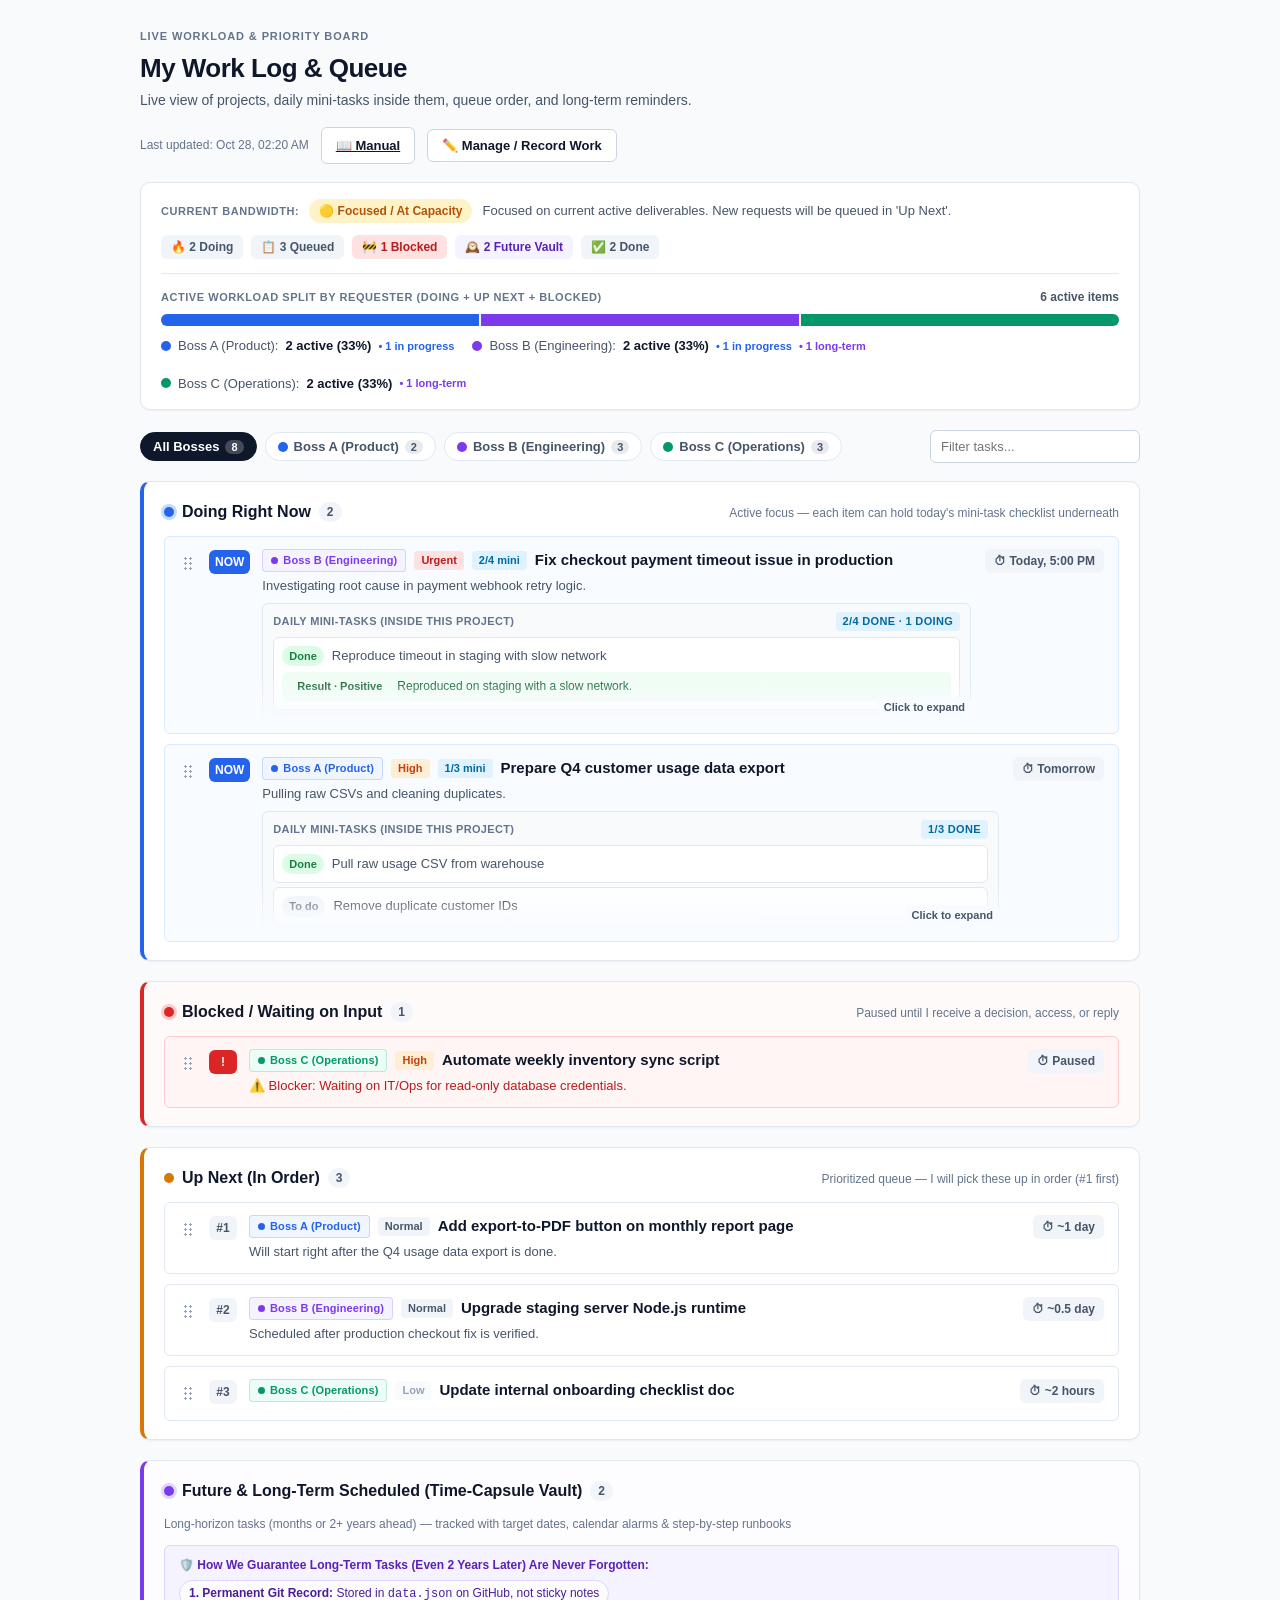
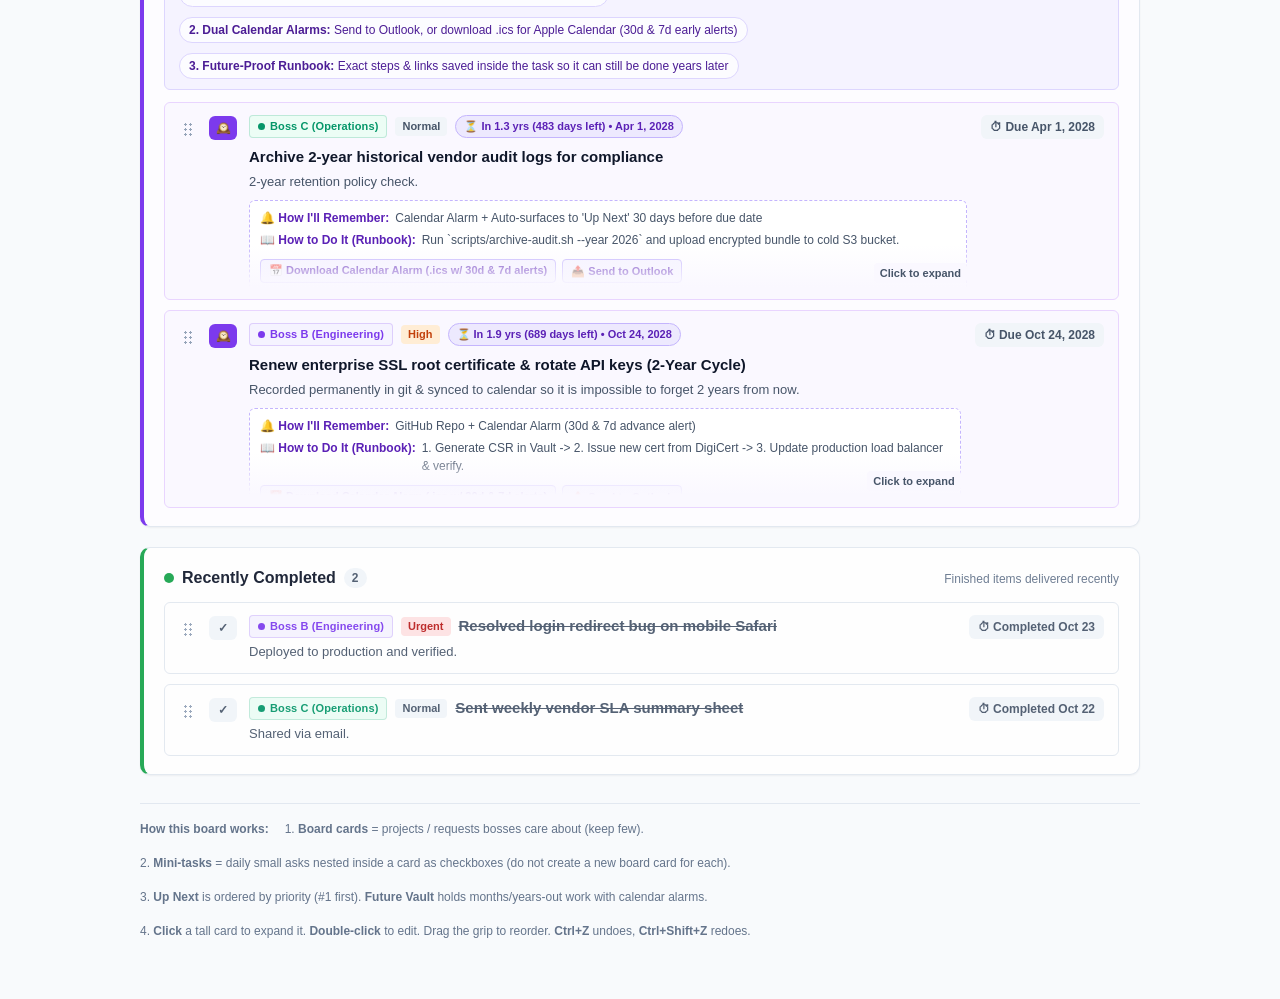
<file: index.html>
<!DOCTYPE html>
<html lang="en">
<head>
  <meta charset="UTF-8" />
  <meta name="viewport" content="width=device-width, initial-scale=1.0" />
  <title>What I Am Working On — Live Work Log</title>
  <link rel="stylesheet" href="style.css" />
</head>
<body>
  <div class="container">
    <!-- Top Header -->
    <header class="header">
      <div class="header-main">
        <div>
          <div class="eyebrow">LIVE WORKLOAD &amp; PRIORITY BOARD</div>
          <h1 id="boardTitle">My Work Log &amp; Queue</h1>
          <p id="boardSubtitle" class="subtitle">
            Live view of projects, daily mini-tasks inside them, queue order, and long-term reminders.
          </p>
        </div>
        <div class="header-actions">
          <span id="lastUpdatedText" class="last-updated">Updated just now</span>
          <a class="btn btn-secondary" href="manual.html" title="How to use this board">
            📖 Manual
          </a>
          <button id="toggleEditBtn" class="btn btn-outline" type="button">
            ✏️ Manage / Record Work
          </button>
        </div>
      </div>

      <!-- Current Status & Bandwidth Split Card -->
      <div class="summary-card">
        <div class="capacity-row">
          <div class="capacity-badge-wrap">
            <span class="section-label">CURRENT BANDWIDTH:</span>
            <span id="capacityBadge" class="capacity-badge busy">At Capacity</span>
            <span id="capacityNote" class="capacity-note"></span>
          </div>
          <div class="stats-pills" id="quickStats"></div>
        </div>

        <div class="split-section">
          <div class="split-header">
            <span class="section-label">ACTIVE WORKLOAD SPLIT BY REQUESTER (DOING + UP NEXT + BLOCKED)</span>
            <span id="totalActiveCount" class="split-total">0 active items</span>
          </div>
          <div id="workloadBar" class="workload-bar"></div>
          <div id="workloadLegend" class="workload-legend"></div>
        </div>
      </div>

      <!-- Alert Banner if any Long-Term Scheduled task is within 30 days or overdue -->
      <div id="dueSoonBanner" class="due-soon-banner hidden"></div>
    </header>

    <!-- Edit Mode Toolbar & Quick Record Form (Hidden in Read-Only Boss View) -->
    <section id="editPanel" class="edit-panel hidden">
      <div class="edit-panel-header">
        <div>
          <h2>Record &amp; Manage Your Work</h2>
          <p class="edit-hint">
            Changes save automatically in your browser. <strong>Ctrl+Z</strong> undoes (50 steps). <strong>Ctrl+Shift+Z</strong> redoes. On a Mac, <strong>⌘Z</strong> and <strong>⌘Shift+Z</strong> do the same. Click <strong>Publish to GitHub</strong> (or download <code>data.json</code>) so your bosses see the latest version.
          </p>
        </div>
        <div class="publish-actions">
          <button id="openSettingsBtn" class="btn btn-sm btn-secondary" type="button">
            ⚙️ Boss Names &amp; Status
          </button>
          <button id="shareUrlBtn" class="btn btn-sm btn-secondary" type="button" title="Copy a link with all current data embedded in the URL">
            🔗 Copy Snapshot Link
          </button>
          <button id="downloadJsonBtn" class="btn btn-sm btn-secondary" type="button" title="Download data.json to commit to GitHub">
            📥 Download data.json
          </button>
          <button id="githubSyncBtn" class="btn btn-sm btn-primary" type="button">
            🚀 Publish to GitHub
          </button>
        </div>
      </div>

      <!-- Quick Add Task Form -->
      <form id="taskForm" class="task-form">
        <input type="hidden" id="editingTaskId" value="" />
        <div class="form-grid">
          <div class="form-group form-group-wide">
            <label for="taskTitle">What are you doing / asked to do? *</label>
            <input
              type="text"
              id="taskTitle"
              placeholder="e.g., Prepare Q4 sales report, Renew SSL cert in 2 years..."
              required
            />
          </div>

          <div class="form-group">
            <label for="taskBoss">Who asked for it? *</label>
            <select id="taskBoss" required></select>
          </div>

          <div class="form-group">
            <label for="taskStatus">Stage *</label>
            <select id="taskStatus" required>
              <option value="doing">🔥 Doing Right Now</option>
              <option value="next" selected>📋 Up Next (Queue)</option>
              <option value="blocked">🚧 Blocked / Waiting</option>
              <option value="scheduled">🕰️ Future / Long-Term (e.g. 1–2 Years Later)</option>
              <option value="done">✅ Done</option>
            </select>
          </div>

          <div class="form-group">
            <label for="taskPriority">Priority</label>
            <select id="taskPriority">
              <option value="Urgent">🔴 Urgent</option>
              <option value="High">🟠 High</option>
              <option value="Normal" selected>🔵 Normal</option>
              <option value="Low">⚪ Low</option>
            </select>
          </div>

          <div class="form-group">
            <label for="taskEta">ETA / Effort</label>
            <input
              type="text"
              id="taskEta"
              placeholder="e.g., Today 5pm, ~1 day"
            />
          </div>

          <!-- Extra Fields for Long-Term / Scheduled Tasks (1-2 Years Later) -->
          <div id="futureFieldsWrap" class="future-fields-wrap form-group-full hidden">
            <div class="future-fields-header">
              <span>🛡️ <strong>Long-Term Memory &amp; Reminder Setup</strong> (Answers: <em>"How will you remember &amp; still know how to do this 2 years later?"</em>)</span>
            </div>
            <div class="future-fields-grid">
              <div class="form-group">
                <label for="taskDueDate">Target Date (When to trigger) *</label>
                <div class="date-quick-row">
                  <input type="date" id="taskDueDate" />
                  <button type="button" class="btn-chip js-date-preset" data-months="6">+6m</button>
                  <button type="button" class="btn-chip js-date-preset" data-months="12">+1yr</button>
                  <button type="button" class="btn-chip js-date-preset" data-months="24">+2yr</button>
                </div>
              </div>
              <div class="form-group">
                <label for="taskTriggerPlan">How You Will Be Reminded (Guarantee)</label>
                <input
                  type="text"
                  id="taskTriggerPlan"
                  value="GitHub Repo + Calendar Alarm (30d & 7d advance alert)"
                  placeholder="e.g., Calendar Alarm + Auto-surfaces 30d before due"
                />
              </div>
              <div class="form-group form-group-full">
                <label for="taskRunbook">How to Do It / Context for Future You (Steps, Links, Commands so you don't forget how)</label>
                <input
                  type="text"
                  id="taskRunbook"
                  placeholder="e.g., 1. Run script X -> 2. Contact vendor Y -> 3. See doc link..."
                />
              </div>
            </div>
          </div>

          <div class="form-group form-group-full">
            <label for="taskNote">Short Note / Blocker Reason (Optional — keep it 1 sentence)</label>
            <div class="note-submit-row">
              <input
                type="text"
                id="taskNote"
                placeholder="e.g., Waiting on Boss B for API access, or Will start after current task..."
              />
              <div class="form-buttons">
                <button type="button" id="cancelEditTaskBtn" class="btn btn-secondary hidden">
                  Cancel
                </button>
                <button type="submit" id="saveTaskBtn" class="btn btn-primary">
                  + Add Task
                </button>
              </div>
            </div>
          </div>
        </div>
      </form>
    </section>

    <!-- Boss Filter Tabs -->
    <div class="filter-bar">
      <div class="filter-tabs" id="bossFilters"></div>
      <div class="search-wrap">
        <input
          type="search"
          id="searchInput"
          class="search-input"
          placeholder="Filter tasks..."
          aria-label="Filter tasks"
        />
      </div>
    </div>

    <!-- Main 5-Section Board -->
    <main class="board">
      <!-- 1. DOING RIGHT NOW -->
      <section class="board-section section-doing">
        <div class="section-header">
          <div class="section-title-group">
            <span class="status-dot dot-doing"></span>
            <h2>Doing Right Now</h2>
            <span id="countDoing" class="count-badge">0</span>
          </div>
          <p class="section-desc">Active focus — each item can hold today's mini-task checklist underneath</p>
        </div>
        <div id="listDoing" class="task-list"></div>
      </section>

      <!-- 2. BLOCKED / WAITING -->
      <section id="sectionBlockedWrap" class="board-section section-blocked">
        <div class="section-header">
          <div class="section-title-group">
            <span class="status-dot dot-blocked"></span>
            <h2>Blocked / Waiting on Input</h2>
            <span id="countBlocked" class="count-badge">0</span>
          </div>
          <p class="section-desc">Paused until I receive a decision, access, or reply</p>
        </div>
        <div id="listBlocked" class="task-list"></div>
      </section>

      <!-- 3. UP NEXT (PRIORITIZED QUEUE) -->
      <section class="board-section section-next">
        <div class="section-header">
          <div class="section-title-group">
            <span class="status-dot dot-next"></span>
            <h2>Up Next (In Order)</h2>
            <span id="countNext" class="count-badge">0</span>
          </div>
          <p class="section-desc">Prioritized queue — I will pick these up in order (#1 first)</p>
        </div>
        <div id="listNext" class="task-list"></div>
      </section>

      <!-- 4. FUTURE / LONG-TERM SCHEDULED VAULT (1-2+ YEARS) -->
      <section class="board-section section-scheduled">
        <div class="section-header">
          <div class="section-title-group">
            <span class="status-dot dot-scheduled"></span>
            <h2>Future &amp; Long-Term Scheduled (Time-Capsule Vault)</h2>
            <span id="countScheduled" class="count-badge">0</span>
          </div>
          <p class="section-desc">
            Long-horizon tasks (months or 2+ years ahead) — tracked with target dates, calendar alarms &amp; step-by-step runbooks
          </p>
        </div>

        <!-- 3-Layer Guarantee Banner for Bosses -->
        <div class="guarantee-strip">
          <div class="guarantee-title">🛡️ How We Guarantee Long-Term Tasks (Even 2 Years Later) Are Never Forgotten:</div>
          <div class="guarantee-steps">
            <span class="guarantee-pill"><strong>1. Permanent Git Record:</strong> Stored in <code>data.json</code> on GitHub, not sticky notes</span>
            <span class="guarantee-pill"><strong>2. Dual Calendar Alarms:</strong> Send to Outlook, or download .ics for Apple Calendar (30d &amp; 7d early alerts)</span>
            <span class="guarantee-pill"><strong>3. Future-Proof Runbook:</strong> Exact steps &amp; links saved inside the task so it can still be done years later</span>
          </div>
        </div>

        <div id="listScheduled" class="task-list"></div>
      </section>

      <!-- 5. RECENTLY COMPLETED -->
      <section class="board-section section-done">
        <div class="section-header">
          <div class="section-title-group">
            <span class="status-dot dot-done"></span>
            <h2>Recently Completed</h2>
            <span id="countDone" class="count-badge">0</span>
          </div>
          <p class="section-desc">Finished items delivered recently</p>
        </div>
        <div id="listDone" class="task-list"></div>
      </section>
    </main>

    <!-- How to Read Footer for Bosses -->
    <footer class="footer">
      <div class="footer-guide">
        <strong>How this board works:</strong>
        <span>1. <strong>Board cards</strong> = projects / requests bosses care about (keep few).</span>
        <span>2. <strong>Mini-tasks</strong> = daily small asks nested inside a card as checkboxes (do not create a new board card for each).</span>
        <span>3. <strong>Up Next</strong> is ordered by priority (#1 first). <strong>Future Vault</strong> holds months/years-out work with calendar alarms.</span>
        <span>4. <strong>Click</strong> a tall card to expand it. <strong>Double-click</strong> to edit. Drag the grip to reorder. <strong>Ctrl+Z</strong> undoes, <strong>Ctrl+Shift+Z</strong> redoes.</span>
      </div>
    </footer>
  </div>

  <!-- Modal: Customize Bosses & Board Status -->
  <div id="settingsModal" class="modal-backdrop hidden">
    <div class="modal">
      <div class="modal-header">
        <h3>Customize Bosses &amp; Your Status</h3>
        <button id="closeSettingsBtn" class="icon-btn" type="button">✕</button>
      </div>
      <form id="settingsForm" class="modal-body">
        <div class="form-group">
          <label for="settingBoardTitle">Board Title</label>
          <input type="text" id="settingBoardTitle" required />
        </div>
        <div class="form-group">
          <label for="settingBoardSubtitle">Subtitle</label>
          <input type="text" id="settingBoardSubtitle" />
        </div>
        <div class="form-row-2">
          <div class="form-group">
            <label for="settingCapacityStatus">Current Bandwidth Status</label>
            <select id="settingCapacityStatus">
              <option value="available">🟢 Available for requests</option>
              <option value="busy">🟡 Focused / At Capacity</option>
              <option value="overloaded">🔴 Deep Work / Urgent Fire Drill</option>
            </select>
          </div>
          <div class="form-group">
            <label for="settingCapacityNote">Status Note</label>
            <input type="text" id="settingCapacityNote" placeholder="e.g., Heads-down on release..." />
          </div>
        </div>

        <hr class="divider" />
        <label class="block-label">Your Bosses / Requesters</label>
        <div id="bossConfigList" class="boss-config-list"></div>
        <button type="button" id="addBossBtn" class="btn btn-sm btn-secondary" style="margin-top: 8px;">
          + Add Another Boss / Stakeholder
        </button>

        <div class="modal-footer">
          <button type="button" id="resetDefaultBtn" class="btn btn-sm btn-danger-outline">
            Reset to Sample Data
          </button>
          <div style="display:flex; gap:8px;">
            <button type="button" id="cancelSettingsBtn" class="btn btn-secondary">Cancel</button>
            <button type="submit" class="btn btn-primary">Save Settings</button>
          </div>
        </div>
      </form>
    </div>
  </div>

  <!-- Modal: Direct GitHub Publish -->
  <div id="githubModal" class="modal-backdrop hidden">
    <div class="modal">
      <div class="modal-header">
        <h3>🚀 Publish Directly to GitHub Pages</h3>
        <button id="closeGithubBtn" class="icon-btn" type="button">✕</button>
      </div>
      <form id="githubForm" class="modal-body">
        <p class="modal-help">
          Save your changes directly to <code>data.json</code> in your GitHub repository so your bosses immediately see the updated board at your GitHub Pages URL.
        </p>
        <div class="form-group">
          <label for="ghRepo">GitHub Repository (<code>username/repo</code>) *</label>
          <input type="text" id="ghRepo" placeholder="e.g., johndoe/show-what-i-am-doing" required />
        </div>
        <div class="form-group">
          <label for="ghBranch">Branch *</label>
          <input type="text" id="ghBranch" value="main" required />
        </div>
        <div class="form-group">
          <label for="ghToken">GitHub Personal Access Token (Fine-grained with Contents: Read &amp; Write) *</label>
          <input type="password" id="ghToken" placeholder="github_pat_..." required />
          <small class="field-hint">
            Stored only in your own browser's local storage. Never uploaded anywhere.
          </small>
        </div>
        <div id="ghStatusMsg" class="status-msg hidden"></div>
        <div id="ghModalFooter" class="modal-footer">
          <button type="button" id="cancelGithubBtn" class="btn btn-secondary">Close</button>
          <button type="submit" id="confirmGithubPushBtn" class="btn btn-primary">
            Commit &amp; Publish Now
          </button>
        </div>
      </form>
    </div>
  </div>

  <!-- Toast Notification -->
  <div id="toast" class="toast hidden"></div>

  <script src="app.js"></script>
</body>
</html>
</file>
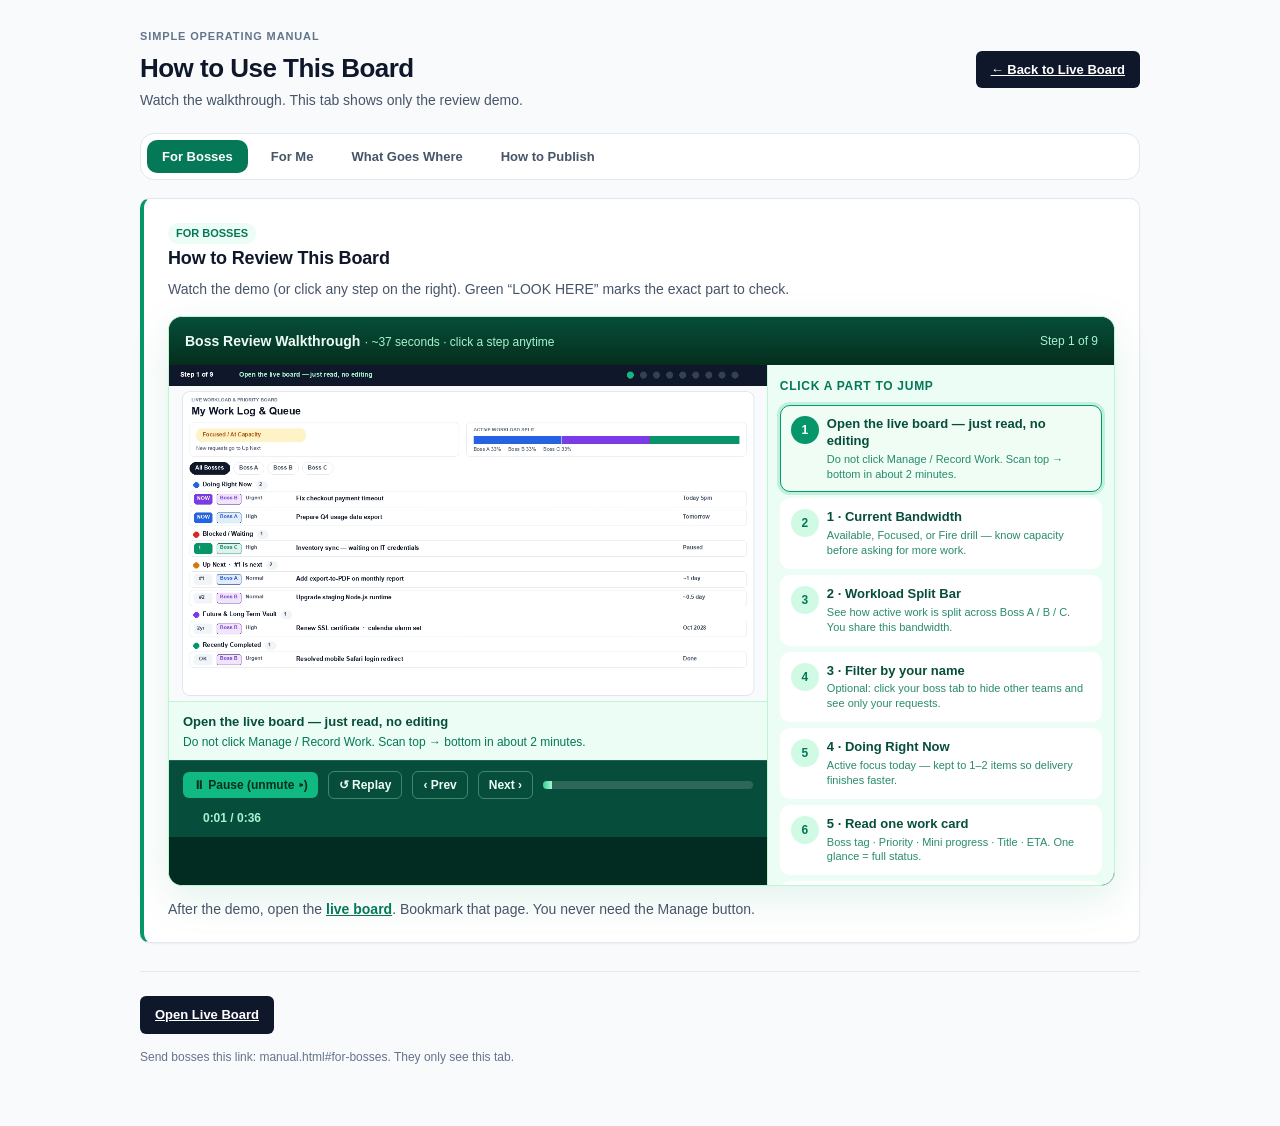
<file: manual.html>
<!DOCTYPE html>
<html lang="en">
<head>
  <meta charset="UTF-8" />
  <meta name="viewport" content="width=device-width, initial-scale=1.0" />
  <title>How to Use This Board — Manual</title>
  <link rel="stylesheet" href="style.css" />
  <style>
    .manual-nav {
      display: flex;
      justify-content: space-between;
      align-items: center;
      gap: 12px;
      flex-wrap: wrap;
      margin-bottom: 22px;
    }

    .manual-tabs {
      display: flex;
      gap: 8px;
      flex-wrap: wrap;
      margin-bottom: 18px;
      padding: 6px;
      background: var(--surface);
      border: 1px solid var(--border);
      border-radius: 14px;
    }

    .tab-btn {
      appearance: none;
      border: 1px solid transparent;
      background: transparent;
      color: var(--text-secondary);
      font-family: inherit;
      font-size: 13px;
      font-weight: 700;
      padding: 8px 14px;
      border-radius: 10px;
      cursor: pointer;
    }

    .tab-btn:hover {
      background: var(--surface-subtle);
      color: var(--text);
    }

    .tab-btn.active {
      background: #0f172a;
      color: #fff;
    }

    .tab-btn[data-tab="for-bosses"].active {
      background: #047857;
    }

    .tab-panel.hidden {
      display: none;
    }

    .page-subtitle {
      color: var(--text-secondary);
      font-size: 14px;
      margin-top: 2px;
    }

    .manual-section {
      background: var(--surface);
      border: 1px solid var(--border);
      border-radius: var(--radius);
      padding: 22px 24px;
      margin-bottom: 18px;
      box-shadow: var(--shadow-sm);
    }

    .manual-section.for-boss {
      border-left: 4px solid #059669;
    }

    .manual-section.for-me {
      border-left: 4px solid #2563eb;
    }

    .manual-section h2 {
      font-size: 18px;
      font-weight: 800;
      margin-bottom: 6px;
      letter-spacing: -0.01em;
    }

    .manual-section .section-lead {
      font-size: 14px;
      color: var(--text-secondary);
      margin-bottom: 16px;
    }

    .manual-section h3 {
      font-size: 14px;
      font-weight: 700;
      margin: 18px 0 8px;
      color: var(--text);
    }

    .manual-section p,
    .manual-section li {
      font-size: 14px;
      color: var(--text-secondary);
      line-height: 1.6;
    }

    .manual-section ul,
    .manual-section ol {
      padding-left: 20px;
      margin: 8px 0 0;
    }

    .manual-section li {
      margin-bottom: 6px;
    }

    .manual-section li strong {
      color: var(--text);
    }

    .rule-box {
      background: #f8fafc;
      border: 1px solid var(--border);
      border-radius: var(--radius-sm);
      padding: 12px 14px;
      margin: 12px 0;
      font-size: 14px;
      color: var(--text);
    }

    .rule-box strong {
      display: block;
      margin-bottom: 4px;
    }

    .two-col {
      display: grid;
      grid-template-columns: 1fr 1fr;
      gap: 12px;
      margin-top: 12px;
    }

    @media (max-width: 700px) {
      .two-col {
        grid-template-columns: 1fr;
      }
    }

    .do-card,
    .dont-card {
      border-radius: var(--radius-sm);
      padding: 12px 14px;
      font-size: 13px;
    }

    .do-card {
      background: #f0fdf4;
      border: 1px solid #bbf7d0;
      color: #166534;
    }

    .dont-card {
      background: #fef2f2;
      border: 1px solid #fecaca;
      color: #991b1b;
    }

    .do-card strong,
    .dont-card strong {
      display: block;
      margin-bottom: 6px;
      font-size: 12px;
      text-transform: uppercase;
      letter-spacing: 0.04em;
    }

    .step-list {
      counter-reset: step;
      list-style: none;
      padding-left: 0;
    }

    .step-list li {
      counter-increment: step;
      position: relative;
      padding-left: 36px;
      margin-bottom: 12px;
    }

    .step-list li::before {
      content: counter(step);
      position: absolute;
      left: 0;
      top: 0;
      width: 24px;
      height: 24px;
      border-radius: 50%;
      background: var(--text);
      color: #fff;
      font-size: 12px;
      font-weight: 800;
      display: flex;
      align-items: center;
      justify-content: center;
    }

    .tag {
      display: inline-block;
      font-size: 11px;
      font-weight: 700;
      padding: 2px 8px;
      border-radius: 999px;
      margin-right: 6px;
      vertical-align: middle;
    }

    .tag-boss {
      background: #ecfdf5;
      color: #047857;
    }

    .tag-me {
      background: #eff6ff;
      color: #1d4ed8;
    }

    .section-map {
      display: flex;
      flex-direction: column;
      gap: 8px;
      margin-top: 10px;
    }

    .section-map-row {
      display: grid;
      grid-template-columns: 160px 1fr;
      gap: 10px;
      align-items: start;
      padding: 10px 12px;
      background: #f8fafc;
      border-radius: var(--radius-sm);
      border: 1px solid var(--border);
      font-size: 13px;
    }

    @media (max-width: 600px) {
      .section-map-row {
        grid-template-columns: 1fr;
      }
    }

    .section-map-row .label {
      font-weight: 700;
      color: var(--text);
    }

    .callout {
      margin-top: 14px;
      padding: 12px 14px;
      border-radius: var(--radius-sm);
      background: #fffbeb;
      border: 1px solid #fde68a;
      color: #92400e;
      font-size: 13px;
    }

    .manual-footer-links {
      display: flex;
      gap: 10px;
      flex-wrap: wrap;
      margin-top: 8px;
    }

    /* ===== Interactive Boss Video Player ===== */
    .demo-player {
      margin-top: 8px;
      border: 1px solid #bbf7d0;
      border-radius: 14px;
      overflow: hidden;
      background: #052e1c;
      box-shadow: 0 12px 40px rgba(5, 150, 105, 0.12);
    }

    .demo-player-top {
      display: flex;
      justify-content: space-between;
      align-items: center;
      gap: 12px;
      padding: 12px 16px;
      background: linear-gradient(180deg, #064e3b, #052e1c);
      color: #ecfdf5;
      flex-wrap: wrap;
    }

    .demo-player-top strong {
      font-size: 14px;
    }

    .demo-player-top span {
      font-size: 12px;
      color: #a7f3d0;
    }

    .demo-layout {
      display: grid;
      grid-template-columns: minmax(0, 1.55fr) minmax(260px, 0.9fr);
      gap: 0;
      background: #022c22;
    }

    @media (max-width: 900px) {
      .demo-layout {
        grid-template-columns: 1fr;
      }
    }

    .demo-video-wrap {
      position: relative;
      background: #000;
      min-height: 220px;
    }

    .demo-video-wrap video {
      display: block;
      width: 100%;
      height: auto;
      max-height: 520px;
      background: #000;
    }

    .demo-now {
      padding: 10px 14px;
      background: #ecfdf5;
      color: #064e3b;
      border-top: 1px solid #bbf7d0;
    }

    .demo-now .now-title {
      font-size: 13px;
      font-weight: 700;
      margin-bottom: 2px;
      color: #064e3b;
    }

    .demo-now .now-sub {
      font-size: 12px;
      color: #047857;
      line-height: 1.4;
    }

    .demo-controls {
      display: flex;
      align-items: center;
      gap: 10px;
      padding: 10px 14px;
      background: #064e3b;
      border-top: 1px solid rgba(167, 243, 208, 0.15);
      flex-wrap: wrap;
    }

    .demo-controls .btn {
      background: #10b981;
      color: #052e1c;
      border: none;
    }

    .demo-controls .btn:hover {
      background: #34d399;
    }

    .demo-controls .btn-ghost {
      background: transparent;
      color: #ecfdf5;
      border: 1px solid rgba(167, 243, 208, 0.35);
    }

    .demo-controls .btn-ghost:hover {
      background: rgba(16, 185, 129, 0.15);
    }

    .demo-progress {
      flex: 1;
      min-width: 140px;
      height: 8px;
      border-radius: 999px;
      background: rgba(255, 255, 255, 0.15);
      overflow: hidden;
      cursor: pointer;
    }

    .demo-progress > span {
      display: block;
      height: 100%;
      width: 0%;
      background: linear-gradient(90deg, #34d399, #a7f3d0);
      transition: width 0.12s linear;
    }

    .demo-time {
      font-size: 12px;
      font-weight: 600;
      color: #a7f3d0;
      font-variant-numeric: tabular-nums;
      min-width: 78px;
      text-align: right;
    }

    .demo-chapters {
      padding: 12px;
      background: #ecfdf5;
      max-height: 520px;
      overflow: auto;
      border-left: 1px solid #bbf7d0;
    }

    @media (max-width: 900px) {
      .demo-chapters {
        border-left: none;
        border-top: 1px solid #bbf7d0;
        max-height: 280px;
      }
    }

    .demo-chapters h3 {
      margin: 0 0 10px;
      font-size: 12px;
      font-weight: 800;
      letter-spacing: 0.06em;
      text-transform: uppercase;
      color: #047857;
    }

    .chapter-btn {
      display: grid;
      grid-template-columns: 28px 1fr;
      gap: 8px;
      width: 100%;
      text-align: left;
      padding: 10px;
      margin-bottom: 6px;
      border-radius: 10px;
      border: 1px solid transparent;
      background: #fff;
      cursor: pointer;
      font-family: inherit;
      transition: border-color 0.15s ease, box-shadow 0.15s ease, transform 0.15s ease;
    }

    .chapter-btn:hover {
      border-color: #6ee7b7;
      transform: translateY(-1px);
    }

    .chapter-btn.active {
      border-color: #059669;
      box-shadow: 0 0 0 3px rgba(16, 185, 129, 0.2);
      background: #f0fdf4;
    }

    .chapter-num {
      width: 28px;
      height: 28px;
      border-radius: 50%;
      display: flex;
      align-items: center;
      justify-content: center;
      font-size: 12px;
      font-weight: 800;
      background: #d1fae5;
      color: #047857;
    }

    .chapter-btn.active .chapter-num {
      background: #059669;
      color: #fff;
    }

    .chapter-title {
      font-size: 13px;
      font-weight: 700;
      color: #064e3b;
      line-height: 1.3;
    }

    .chapter-sub {
      font-size: 11px;
      color: #047857;
      margin-top: 2px;
      line-height: 1.35;
      opacity: 0.85;
    }

    .demo-hint {
      margin-top: 12px;
      font-size: 13px;
      color: var(--text-secondary);
    }

    .demo-hint a {
      color: #047857;
      font-weight: 700;
    }
  </style>
</head>
<body>
  <div class="container">
    <div class="manual-nav">
      <div>
        <div class="eyebrow">SIMPLE OPERATING MANUAL</div>
        <h1>How to Use This Board</h1>
        <p class="page-subtitle" id="pageSubtitle">Watch the walkthrough. Only this tab is for bosses.</p>
      </div>
      <a class="btn btn-primary" href="index.html">← Back to Live Board</a>
    </div>

    <nav class="manual-tabs" role="tablist" aria-label="Manual sections">
      <button type="button" class="tab-btn active" role="tab" data-tab="for-bosses" aria-selected="true">For Bosses</button>
      <button type="button" class="tab-btn" role="tab" data-tab="for-me" aria-selected="false">For Me</button>
      <button type="button" class="tab-btn" role="tab" data-tab="what-goes-where" aria-selected="false">What Goes Where</button>
      <button type="button" class="tab-btn" role="tab" data-tab="publish" aria-selected="false">How to Publish</button>
    </nav>

    <!-- ===================== FOR BOSSES — VIDEO + INTERACTIVE UI ===================== -->
    <section id="for-bosses" class="manual-section for-boss tab-panel" role="tabpanel">
      <span class="tag tag-boss">FOR BOSSES</span>
      <h2>How to Review This Board</h2>
      <p class="section-lead">
        Watch the demo (or click any step on the right). Green “LOOK HERE” marks the exact part to check.
      </p>

      <div class="demo-player" id="bossDemo">
        <div class="demo-player-top">
          <div>
            <strong>Boss Review Walkthrough</strong>
            <span> · ~37 seconds · click a step anytime</span>
          </div>
          <span id="demoStepLabel">Step 1 of 9</span>
        </div>

        <div class="demo-layout">
          <div>
            <div class="demo-video-wrap">
              <video
                id="bossReviewVideo"
                playsinline
                preload="metadata"
                poster=""
                aria-label="Boss review walkthrough video"
              >
                <source src="assets/boss-review-demo.webm?v=2" type="video/webm" />
                <source src="assets/boss-review-demo.mp4?v=2" type="video/mp4" />
                Your browser does not support HTML5 video.
              </video>
            </div>

            <div class="demo-now" id="demoNowPlaying">
              <div class="now-title" id="demoNowTitle">Open the live board — just read, no editing</div>
              <div class="now-sub" id="demoNowSub">Do not click Manage / Record Work. Scan top → bottom in about 2 minutes.</div>
            </div>

            <div class="demo-controls">
              <button type="button" class="btn btn-sm" id="demoPlayBtn">▶ Play</button>
              <button type="button" class="btn btn-sm btn-ghost" id="demoReplayBtn">↺ Replay</button>
              <button type="button" class="btn btn-sm btn-ghost" id="demoPrevBtn">‹ Prev</button>
              <button type="button" class="btn btn-sm btn-ghost" id="demoNextBtn">Next ›</button>
              <div class="demo-progress" id="demoProgress" title="Seek">
                <span id="demoProgressBar"></span>
              </div>
              <div class="demo-time" id="demoTime">0:00 / 0:37</div>
            </div>
          </div>

          <aside class="demo-chapters" aria-label="Interactive chapters">
            <h3>Click a part to jump</h3>
            <div id="chapterList"></div>
          </aside>
        </div>
      </div>

      <p class="demo-hint">
        After the demo, open the <a href="index.html">live board</a>.
        Bookmark that page. You never need the Manage button.
      </p>
    </section>

    <!-- ===================== FOR ME ===================== -->
    <section id="for-me" class="manual-section for-me tab-panel hidden" role="tabpanel">
      <span class="tag tag-me">FOR ME (IC)</span>
      <h2>How to Record Work (daily habit)</h2>
      <p class="section-lead">
        Keep the boss-facing board clean. Record projects as cards. Record daily small asks as mini-tasks under those cards.
      </p>

      <div class="rule-box">
        <strong>Golden rule</strong>
        Board card = something a boss cares about as an outcome.<br />
        Mini-task = a small step today inside that outcome. Do <em>not</em> create a new board card for every tiny request.
      </div>

      <div class="two-col">
        <div class="do-card">
          <strong>✓ Do</strong>
          One card: “Fix checkout payment timeout”<br />
          Mini-tasks under it: “Check webhook logs”, “Patch retry”, “Ask Boss B to smoke-test”
        </div>
        <div class="dont-card">
          <strong>✗ Don’t</strong>
          Four separate board cards for those same four tiny steps — the board becomes noise and bosses stop reading it.
        </div>
      </div>

      <h3>Daily workflow</h3>
      <ol class="step-list">
        <li>
          Open the live board → click <strong>✏️ Manage / Record Work</strong>.
        </li>
        <li>
          First time only: click <strong>⚙️ Boss Names &amp; Status</strong> → set real boss names and your bandwidth status.
        </li>
        <li>
          When a boss asks for a <strong>new project / outcome</strong> → fill the form → choose stage → <strong>+ Add Task</strong>.
        </li>
        <li>
          When they ask for a <strong>small thing inside an existing project</strong> → find that card → type in <strong>Add a mini-task for today…</strong> → Enter.
        </li>
        <li>
          Tick mini-tasks as you finish. Move the parent card between Doing / Up Next / Blocked / Done with the stage dropdown.
        </li>
        <li>
          Reorder a stage by dragging the grip on a card, or with <strong>↑</strong> / <strong>↓</strong> while editing. Drop a card on another stage to move it. The Future vault stays in target-date order.
        </li>
        <li>
          Publish so bosses see the update (see “How to publish updates” below).
        </li>
      </ol>
      <p>
        <strong>Click</strong> a card to expand a long mini-task list. <strong>Double-click</strong> a card to edit it.
        <strong>Ctrl+Z</strong> undoes the last board change (50 steps). <strong>Ctrl+Shift+Z</strong> redoes.
        On a Mac, <strong>⌘Z</strong> and <strong>⌘Shift+Z</strong> do the same. Typing in a text field keeps the normal text undo.
      </p>

      <h3>Which stage should I use?</h3>
      <div class="section-map">
        <div class="section-map-row">
          <div class="label">🔥 Doing</div>
          <div>Hands-on now. Keep to 1–2 cards so you finish, not thrash.</div>
        </div>
        <div class="section-map-row">
          <div class="label">📋 Up Next</div>
          <div>Queued and ordered. Default for new asks that are not urgent start-today.</div>
        </div>
        <div class="section-map-row">
          <div class="label">🚧 Blocked</div>
          <div>Waiting on someone else. Write the blocker in the note (who / what).</div>
        </div>
        <div class="section-map-row">
          <div class="label">🕰️ Future Vault</div>
          <div>Months or years later. Add Target Date (+6m / +1yr / +2yr), reminder plan, and runbook steps. Then download .ics or Send to Outlook.</div>
        </div>
        <div class="section-map-row">
          <div class="label">✅ Done</div>
          <div>Finished. Leaves a short proof trail for bosses.</div>
        </div>
      </div>

      <h3>Long-term tasks (the “2 years later” question)</h3>
      <ol>
        <li>Stage = <strong>Future / Long-Term</strong></li>
        <li>Set Target Date (use <strong>+2yr</strong> if needed)</li>
        <li>Write <strong>How to Do It (Runbook)</strong> so future-you still knows the steps</li>
        <li>Click <strong>Download Calendar Alarm (.ics)</strong> or <strong>Send to Outlook</strong></li>
      </ol>
      <p>
        When the due date is within 30 days, the board shows a yellow wake-up banner and a button to move it into Up Next.
      </p>
    </section>

    <!-- ===================== WHAT GOES WHERE ===================== -->
    <section id="what-goes-where" class="manual-section tab-panel hidden" role="tabpanel">
      <h2>What Goes Where? (cheat sheet)</h2>
      <p class="section-lead">Use this when you are unsure whether to create a card or a mini-task.</p>

      <div class="section-map">
        <div class="section-map-row">
          <div class="label">New board card</div>
          <div>“Build the Q4 usage export”, “Fix production checkout timeout”, “Renew SSL in 2028”</div>
        </div>
        <div class="section-map-row">
          <div class="label">Mini-task under card</div>
          <div>“Pull CSV”, “Remove duplicates”, “Send draft to Boss A”, “Ask IT for DB access”</div>
        </div>
        <div class="section-map-row">
          <div class="label">Blocked note</div>
          <div>“Waiting on Boss C for vendor contact”, “Need read-only DB credentials from IT”</div>
        </div>
        <div class="section-map-row">
          <div class="label">Future Vault</div>
          <div>Anything due after the current sprint/quarter that must not be forgotten</div>
        </div>
      </div>
    </section>

    <!-- ===================== PUBLISH ===================== -->
    <section id="publish" class="manual-section for-me tab-panel hidden" role="tabpanel">
      <span class="tag tag-me">FOR ME</span>
      <h2>How to Publish Updates So Bosses See Them</h2>
      <p class="section-lead">
        Edits first save in your browser. Pick one method below so bosses see the same board on their computers.
      </p>

      <ol class="step-list">
        <li>
          <strong>🚀 Publish to GitHub</strong> (best daily habit) — needs a Fine-grained Personal Access Token with Contents: Read &amp; Write for this repo. Click once after you update.
        </li>
        <li>
          <strong>📥 Download data.json</strong> — replace the file in the repo and commit if you prefer Git manually.
        </li>
        <li>
          <strong>🔗 Copy Snapshot Link</strong> — paste into Slack / Teams / email when you need a quick share without committing.
        </li>
      </ol>

      <div class="callout">
        After GitHub publish, wait about 30–60 seconds, then refresh the GitHub Pages URL. That is what bosses should bookmark.
      </div>
    </section>

    <footer class="footer" id="manualFooter">
      <div class="manual-footer-links">
        <a class="btn btn-primary" href="index.html">Open Live Board</a>
      </div>
      <p id="footerTip" style="margin-top: 14px;">
        Send bosses this link: <code>manual.html#for-bosses</code>. They only see this tab.
      </p>
    </footer>
  </div>

  <script>
    (function () {
      const FALLBACK_CHAPTERS = [
        { id: "intro", start: 0.0, title: "Open the live board — just read, no editing", subtitle: "Do not click Manage / Record Work. Scan top → bottom in about 2 minutes." },
        { id: "bandwidth", start: 3.2, title: "1 · Current Bandwidth", subtitle: "Available, Focused, or Fire drill — know capacity before asking for more work." },
        { id: "split", start: 7.2, title: "2 · Workload Split Bar", subtitle: "See how active work is split across Boss A / B / C. You share this bandwidth." },
        { id: "filters", start: 11.7, title: "3 · Filter by your name", subtitle: "Optional: click your boss tab to hide other teams and see only your requests." },
        { id: "doing", start: 15.2, title: "4 · Doing Right Now", subtitle: "Active focus today — kept to 1–2 items so delivery finishes faster." },
        { id: "card", start: 19.2, title: "5 · Read one work card", subtitle: "Boss tag · Priority · Mini progress · Title · ETA. One glance = full status." },
        { id: "blocked", start: 23.7, title: "6 · Blocked / Waiting", subtitle: "Paused for access, decision, or reply. If it is you — answer to unblock." },
        { id: "queue", start: 27.7, title: "7 · Up Next (#1 is next)", subtitle: "Need yours sooner? Ask to swap with #1 — not “are you free?”" },
        { id: "outro", start: 32.7, title: "8 · Future Vault, then Recently Completed", subtitle: "Long-term work has a date and alarm. The Done row is proof it was delivered." }
      ];

      const TABS = ["for-bosses", "for-me", "what-goes-where", "publish"];
      const TAB_COPY = {
        "for-bosses": {
          subtitle: "Watch the walkthrough. This tab shows only the review demo.",
          tip: "Send bosses this link: manual.html#for-bosses. They only see this tab."
        },
        "for-me": {
          subtitle: "Your daily habit for recording work. Bosses do not see this tab.",
          tip: "Keep board cards few. Put today’s small asks under the matching card."
        },
        "what-goes-where": {
          subtitle: "Quick cheat sheet: board card vs mini-task.",
          tip: "If a boss would ask “is this done?”, it is a board card. If it is a step today, it is a mini-task."
        },
        publish: {
          subtitle: "How your updates reach the live board bosses already bookmarked.",
          tip: "Publish after you change the board, then wait about 30–60 seconds."
        }
      };

      const pageSubtitle = document.getElementById("pageSubtitle");
      const footerTip = document.getElementById("footerTip");

      function showTab(id, updateHash) {
        const tabId = TABS.indexOf(id) >= 0 ? id : "for-bosses";
        document.querySelectorAll(".tab-panel").forEach((panel) => {
          panel.classList.toggle("hidden", panel.id !== tabId);
        });
        document.querySelectorAll(".tab-btn").forEach((btn) => {
          const on = btn.dataset.tab === tabId;
          btn.classList.toggle("active", on);
          btn.setAttribute("aria-selected", on ? "true" : "false");
        });
        const copy = TAB_COPY[tabId];
        pageSubtitle.textContent = copy.subtitle;
        footerTip.textContent = copy.tip;
        if (tabId !== "for-bosses" && video && !video.paused) {
          video.pause();
          playBtn.textContent = "▶ Play";
        }
        if (updateHash && location.hash !== "#" + tabId) {
          history.replaceState(null, "", "#" + tabId);
        }
      }

      document.querySelectorAll(".tab-btn").forEach((btn) => {
        btn.addEventListener("click", () => showTab(btn.dataset.tab, true));
      });

      window.addEventListener("hashchange", () => {
        showTab(location.hash.replace("#", ""), false);
      });

      const video = document.getElementById("bossReviewVideo");
      const playBtn = document.getElementById("demoPlayBtn");
      const replayBtn = document.getElementById("demoReplayBtn");
      const prevBtn = document.getElementById("demoPrevBtn");
      const nextBtn = document.getElementById("demoNextBtn");
      const progress = document.getElementById("demoProgress");
      const progressBar = document.getElementById("demoProgressBar");
      const timeEl = document.getElementById("demoTime");
      const chapterList = document.getElementById("chapterList");
      const stepLabel = document.getElementById("demoStepLabel");
      const nowTitle = document.getElementById("demoNowTitle");
      const nowSub = document.getElementById("demoNowSub");

      showTab(location.hash.replace("#", ""), false);

      let chapters = FALLBACK_CHAPTERS;
      let activeIndex = 0;
      let resumeAfterSeek = false;

      function fmt(sec) {
        if (!isFinite(sec)) return "0:00";
        const s = Math.max(0, Math.floor(sec));
        const m = Math.floor(s / 60);
        const r = s % 60;
        return m + ":" + String(r).padStart(2, "0");
      }

      function chapterIndexAt(t) {
        let idx = 0;
        for (let i = 0; i < chapters.length; i++) {
          if (t + 0.05 >= chapters[i].start) idx = i;
        }
        return idx;
      }

      function setActiveChapter(idx, opts) {
        activeIndex = Math.max(0, Math.min(chapters.length - 1, idx));
        const ch = chapters[activeIndex];
        nowTitle.textContent = ch.title;
        nowSub.textContent = ch.subtitle;
        stepLabel.textContent = "Step " + (activeIndex + 1) + " of " + chapters.length;
        chapterList.querySelectorAll(".chapter-btn").forEach((btn, i) => {
          btn.classList.toggle("active", i === activeIndex);
        });
        if (opts && opts.seek) {
          resumeAfterSeek = !video.paused;
          video.currentTime = ch.start + 0.05;
          if (resumeAfterSeek) {
            video.play().catch(() => {});
          }
        }
      }

      function renderChapters() {
        chapterList.innerHTML = "";
        chapters.forEach((ch, i) => {
          const btn = document.createElement("button");
          btn.type = "button";
          btn.className = "chapter-btn" + (i === activeIndex ? " active" : "");
          btn.innerHTML =
            '<div class="chapter-num">' + (i + 1) + "</div>" +
            '<div><div class="chapter-title">' + ch.title.replace(/</g, "&lt;") + "</div>" +
            '<div class="chapter-sub">' + ch.subtitle.replace(/</g, "&lt;") + "</div></div>";
          btn.addEventListener("click", () => {
            setActiveChapter(i, { seek: true });
            video.play().catch(() => {});
            playBtn.textContent = "⏸ Pause";
          });
          chapterList.appendChild(btn);
        });
      }

      function syncFromVideo() {
        const t = video.currentTime || 0;
        const dur = video.duration || 36.7;
        progressBar.style.width = Math.min(100, (t / dur) * 100) + "%";
        timeEl.textContent = fmt(t) + " / " + fmt(dur);
        const idx = chapterIndexAt(t);
        if (idx !== activeIndex) setActiveChapter(idx, { seek: false });
      }

      playBtn.addEventListener("click", () => {
        if (video.paused) {
          video.play().catch(() => {});
          playBtn.textContent = "⏸ Pause";
        } else {
          video.pause();
          playBtn.textContent = "▶ Play";
        }
      });

      replayBtn.addEventListener("click", () => {
        setActiveChapter(0, { seek: true });
        video.play().catch(() => {});
        playBtn.textContent = "⏸ Pause";
      });

      prevBtn.addEventListener("click", () => {
        setActiveChapter(activeIndex - 1, { seek: true });
        video.play().catch(() => {});
        playBtn.textContent = "⏸ Pause";
      });

      nextBtn.addEventListener("click", () => {
        setActiveChapter(activeIndex + 1, { seek: true });
        video.play().catch(() => {});
        playBtn.textContent = "⏸ Pause";
      });

      progress.addEventListener("click", (e) => {
        const rect = progress.getBoundingClientRect();
        const ratio = Math.min(1, Math.max(0, (e.clientX - rect.left) / rect.width));
        const dur = video.duration || 36.7;
        video.currentTime = ratio * dur;
        syncFromVideo();
      });

      video.addEventListener("timeupdate", syncFromVideo);
      video.addEventListener("loadedmetadata", syncFromVideo);
      video.addEventListener("play", () => { playBtn.textContent = "⏸ Pause"; });
      video.addEventListener("pause", () => { playBtn.textContent = "▶ Play"; });
      video.addEventListener("ended", () => {
        playBtn.textContent = "▶ Play";
        setActiveChapter(chapters.length - 1, { seek: false });
      });

      // Auto-start when boss lands on #for-bosses (muted first for browser policy, then unmute on play click)
      async function boot() {
        try {
          const res = await fetch("assets/boss-review-chapters.json?t=" + Date.now());
          if (res.ok) {
            const data = await res.json();
            if (data.chapters && data.chapters.length) chapters = data.chapters;
          }
        } catch (e) {
          /* use fallback */
        }
        renderChapters();
        setActiveChapter(0, { seek: false });

        const onBossTab = !location.hash || location.hash === "#for-bosses";
        if (onBossTab) {
          // Try muted autoplay so the demo starts immediately for bosses
          video.muted = true;
          video.play().then(() => {
            playBtn.textContent = "⏸ Pause (unmute ▸)";
            playBtn.addEventListener("click", function unmuteOnce() {
              video.muted = false;
              playBtn.removeEventListener("click", unmuteOnce);
            }, { once: true });
          }).catch(() => {});
        }
      }

      boot();
    })();
  </script>
</body>
</html>
</file>
<file: style.css>
:root {
  --bg: #f8fafc;
  --surface: #ffffff;
  --surface-subtle: #f1f5f9;
  --border: #e2e8f0;
  --border-strong: #cbd5e1;
  --text: #0f172a;
  --text-secondary: #475569;
  --text-muted: #64748b;

  --primary: #0f172a;
  --primary-hover: #1e293b;

  --doing-color: #2563eb;
  --doing-bg: #eff6ff;
  --doing-border: #bfdbfe;

  --blocked-color: #dc2626;
  --blocked-bg: #fef2f2;
  --blocked-border: #fecaca;

  --next-color: #d97706;
  --next-bg: #fffbeb;
  --next-border: #fde68a;

  --done-color: #16a34a;
  --done-bg: #f0fdf4;
  --done-border: #bbf7d0;

  --scheduled-color: #7c3aed;
  --scheduled-bg: #f5f3ff;
  --scheduled-border: #ddd6fe;

  --radius: 10px;
  --radius-sm: 6px;
  --shadow-sm: 0 1px 2px rgba(15, 23, 42, 0.05);
  --shadow-md: 0 4px 12px rgba(15, 23, 42, 0.08);

  /* Collapsed task cards stop here so a long mini-task list cannot stretch the board. */
  --card-collapsed-max: 172px;
}

* {
  box-sizing: border-box;
  margin: 0;
  padding: 0;
}

body {
  font-family: -apple-system, BlinkMacSystemFont, "Segoe UI", Roboto, Inter, Helvetica, Arial, sans-serif;
  background-color: var(--bg);
  color: var(--text);
  line-height: 1.5;
  -webkit-font-smoothing: antialiased;
}

.container {
  max-width: 1040px;
  margin: 0 auto;
  padding: 28px 20px 60px;
}

/* Header */
.header {
  margin-bottom: 20px;
}

.header-main {
  display: flex;
  justify-content: space-between;
  align-items: flex-start;
  gap: 16px;
  margin-bottom: 18px;
  flex-wrap: wrap;
}

.eyebrow {
  font-size: 11px;
  font-weight: 700;
  letter-spacing: 0.08em;
  color: var(--text-muted);
  margin-bottom: 4px;
}

h1 {
  font-size: 26px;
  font-weight: 800;
  letter-spacing: -0.02em;
  color: var(--text);
}

.subtitle {
  color: var(--text-secondary);
  font-size: 14px;
  margin-top: 2px;
}

.header-actions {
  display: flex;
  align-items: center;
  gap: 12px;
}

.last-updated {
  font-size: 12px;
  color: var(--text-muted);
}

/* Summary & Workload Split Card */
.summary-card {
  background: var(--surface);
  border: 1px solid var(--border);
  border-radius: var(--radius);
  padding: 16px 20px;
  box-shadow: var(--shadow-sm);
}

.capacity-row {
  display: flex;
  justify-content: space-between;
  align-items: center;
  gap: 12px;
  padding-bottom: 14px;
  border-bottom: 1px solid var(--border);
  flex-wrap: wrap;
}

.capacity-badge-wrap {
  display: flex;
  align-items: center;
  gap: 10px;
  flex-wrap: wrap;
}

.section-label {
  font-size: 11px;
  font-weight: 700;
  letter-spacing: 0.05em;
  color: var(--text-muted);
  text-transform: uppercase;
}

.capacity-badge {
  display: inline-flex;
  align-items: center;
  gap: 6px;
  font-size: 12px;
  font-weight: 700;
  padding: 3px 10px;
  border-radius: 999px;
}

.capacity-badge.available {
  background: #dcfce7;
  color: #15803d;
}

.capacity-badge.busy {
  background: #fef3c7;
  color: #b45309;
}

.capacity-badge.overloaded {
  background: #fee2e2;
  color: #b91c1c;
}

.capacity-note {
  font-size: 13px;
  color: var(--text-secondary);
}

.stats-pills {
  display: flex;
  gap: 8px;
  flex-wrap: wrap;
}

.stat-pill {
  font-size: 12px;
  font-weight: 600;
  padding: 3px 10px;
  border-radius: var(--radius-sm);
  background: var(--surface-subtle);
  color: var(--text-secondary);
}

.split-section {
  padding-top: 14px;
}

.split-header {
  display: flex;
  justify-content: space-between;
  align-items: center;
  margin-bottom: 8px;
}

.split-total {
  font-size: 12px;
  font-weight: 600;
  color: var(--text-secondary);
}

.workload-bar {
  display: flex;
  height: 12px;
  border-radius: 999px;
  overflow: hidden;
  background: var(--surface-subtle);
  gap: 2px;
}

.workload-segment {
  height: 100%;
  transition: width 0.25s ease;
}

.workload-legend {
  display: flex;
  gap: 18px;
  margin-top: 10px;
  flex-wrap: wrap;
}

.legend-item {
  display: flex;
  align-items: center;
  gap: 7px;
  font-size: 13px;
  color: var(--text-secondary);
}

.legend-swatch {
  width: 10px;
  height: 10px;
  border-radius: 50%;
  flex-shrink: 0;
}

.legend-count {
  font-weight: 700;
  color: var(--text);
}

/* Edit Panel */
.edit-panel {
  background: #f8fafc;
  border: 2px solid #0f172a;
  border-radius: var(--radius);
  padding: 18px 20px;
  margin-bottom: 20px;
  box-shadow: var(--shadow-md);
}

.edit-panel-header {
  display: flex;
  justify-content: space-between;
  align-items: flex-start;
  gap: 12px;
  margin-bottom: 14px;
  padding-bottom: 12px;
  border-bottom: 1px solid var(--border);
  flex-wrap: wrap;
}

.edit-panel-header h2 {
  font-size: 16px;
  font-weight: 700;
}

.edit-hint {
  font-size: 12px;
  color: var(--text-secondary);
  margin-top: 2px;
}

.publish-actions {
  display: flex;
  gap: 8px;
  flex-wrap: wrap;
}

.task-form .form-grid {
  display: grid;
  grid-template-columns: 2.2fr 1.2fr 1.2fr 0.9fr 1fr;
  gap: 10px;
}

.form-group {
  display: flex;
  flex-direction: column;
  gap: 4px;
}

.form-group-full {
  grid-column: 1 / -1;
}

.form-group label,
.block-label {
  font-size: 12px;
  font-weight: 600;
  color: var(--text-secondary);
}

input[type="text"],
input[type="search"],
input[type="password"],
input[type="date"],
select {
  width: 100%;
  padding: 8px 10px;
  font-size: 13px;
  border: 1px solid var(--border-strong);
  border-radius: var(--radius-sm);
  background: #fff;
  color: var(--text);
  font-family: inherit;
}

/* Future / Long-Term Form Box */
.future-fields-wrap {
  background: #f5f3ff;
  border: 1px solid #c4b5fd;
  border-radius: var(--radius-sm);
  padding: 12px 14px;
  margin-top: 2px;
}

.future-fields-header {
  font-size: 12px;
  color: #5b21b6;
  margin-bottom: 10px;
}

.future-fields-grid {
  display: grid;
  grid-template-columns: 1.1fr 1.4fr;
  gap: 10px;
}

.date-quick-row {
  display: flex;
  gap: 6px;
  align-items: center;
}

.btn-chip {
  padding: 6px 8px;
  font-size: 11px;
  font-weight: 700;
  border-radius: var(--radius-sm);
  border: 1px solid #c4b5fd;
  background: #fff;
  color: #6d28d9;
  cursor: pointer;
  white-space: nowrap;
}

.btn-chip:hover {
  background: #ede9fe;
}

/* Due Soon Alert Banner */
.due-soon-banner {
  margin-top: 14px;
  padding: 12px 16px;
  border-radius: var(--radius);
  background: #fffbeb;
  border: 1px solid #fcd34d;
  color: #92400e;
  font-size: 13px;
  display: flex;
  justify-content: space-between;
  align-items: center;
  gap: 12px;
  flex-wrap: wrap;
}

input:focus,
select:focus {
  outline: 2px solid #2563eb;
  outline-offset: -1px;
  border-color: transparent;
}

.note-submit-row {
  display: flex;
  gap: 10px;
  align-items: center;
}

.form-buttons {
  display: flex;
  gap: 6px;
  flex-shrink: 0;
}

/* Filter Bar */
.filter-bar {
  display: flex;
  justify-content: space-between;
  align-items: center;
  gap: 12px;
  margin-bottom: 18px;
  flex-wrap: wrap;
}

.filter-tabs {
  display: flex;
  gap: 8px;
  flex-wrap: wrap;
}

.filter-tab {
  display: inline-flex;
  align-items: center;
  gap: 6px;
  padding: 6px 12px;
  font-size: 13px;
  font-weight: 600;
  border-radius: 999px;
  border: 1px solid var(--border);
  background: var(--surface);
  color: var(--text-secondary);
  cursor: pointer;
  transition: all 0.15s ease;
}

.filter-tab:hover {
  border-color: var(--border-strong);
  color: var(--text);
}

.filter-tab.active {
  background: var(--text);
  color: #fff;
  border-color: var(--text);
}

.filter-count {
  font-size: 11px;
  padding: 1px 6px;
  border-radius: 999px;
  background: rgba(100, 116, 139, 0.15);
}

.filter-tab.active .filter-count {
  background: rgba(255, 255, 255, 0.22);
  color: #fff;
}

.search-wrap {
  min-width: 210px;
}

/* Board Layout */
.board {
  display: flex;
  flex-direction: column;
  gap: 20px;
}

.board-section {
  background: var(--surface);
  border: 1px solid var(--border);
  border-radius: var(--radius);
  padding: 18px 20px;
  box-shadow: var(--shadow-sm);
}

.section-doing {
  border-left: 4px solid var(--doing-color);
}

.section-blocked {
  border-left: 4px solid var(--blocked-color);
  background: #fffafa;
}

.section-next {
  border-left: 4px solid var(--next-color);
}

.section-scheduled {
  border-left: 4px solid var(--scheduled-color);
  background: #fdfcff;
}

.section-done {
  border-left: 4px solid var(--done-color);
  opacity: 0.92;
}

.section-header {
  display: flex;
  justify-content: space-between;
  align-items: baseline;
  gap: 12px;
  margin-bottom: 12px;
  flex-wrap: wrap;
}

.section-title-group {
  display: flex;
  align-items: center;
  gap: 8px;
}

.section-title-group h2 {
  font-size: 16px;
  font-weight: 700;
}

.section-desc {
  font-size: 12px;
  color: var(--text-muted);
}

.status-dot {
  width: 10px;
  height: 10px;
  border-radius: 50%;
  display: inline-block;
}

.dot-doing {
  background: var(--doing-color);
  box-shadow: 0 0 0 3px var(--doing-border);
}

.dot-blocked {
  background: var(--blocked-color);
  box-shadow: 0 0 0 3px var(--blocked-border);
}

.dot-next {
  background: var(--next-color);
}

.dot-scheduled {
  background: var(--scheduled-color);
  box-shadow: 0 0 0 3px var(--scheduled-border);
}

.dot-done {
  background: var(--done-color);
}

/* Guarantee Strip inside Scheduled Vault */
.guarantee-strip {
  background: var(--scheduled-bg);
  border: 1px solid var(--scheduled-border);
  border-radius: var(--radius-sm);
  padding: 10px 14px;
  margin-bottom: 12px;
}

.guarantee-title {
  font-size: 12px;
  font-weight: 700;
  color: #5b21b6;
  margin-bottom: 6px;
}

.guarantee-steps {
  display: flex;
  gap: 10px;
  flex-wrap: wrap;
}

.guarantee-pill {
  font-size: 12px;
  color: #4c1d95;
  background: rgba(255, 255, 255, 0.75);
  border: 1px solid #ddd6fe;
  padding: 3px 9px;
  border-radius: 999px;
}

.count-badge {
  font-size: 12px;
  font-weight: 700;
  padding: 1px 8px;
  border-radius: 999px;
  background: var(--surface-subtle);
  color: var(--text-secondary);
}

/* Task Cards */
.task-list {
  display: flex;
  flex-direction: column;
  gap: 10px;
}

.task-list.drop-target {
  outline: 2px dashed var(--border-strong);
  outline-offset: 4px;
  border-radius: var(--radius-sm);
}

.empty-state {
  padding: 14px;
  text-align: center;
  font-size: 13px;
  color: var(--text-muted);
  background: var(--surface-subtle);
  border-radius: var(--radius-sm);
}

.task-card {
  --card-bg: #fff;
  display: flex;
  justify-content: space-between;
  align-items: flex-start;
  gap: 14px;
  padding: 12px 14px;
  background: var(--card-bg);
  border: 1px solid var(--border);
  border-radius: var(--radius-sm);
  cursor: pointer;
  transition: border-color 0.15s ease, box-shadow 0.15s ease;
}

.task-card:hover {
  border-color: var(--border-strong);
  box-shadow: var(--shadow-sm);
}

body:not(.is-edit-mode) .task-card:not(.is-editing):hover {
  border-color: var(--primary);
}

.task-card input,
.task-card textarea {
  cursor: text;
}

.section-doing .task-card {
  --card-bg: #f8fbff;
  border-color: #dbeafe;
}

.section-blocked .task-card {
  --card-bg: #fff5f5;
  border-color: #fecaca;
}

.task-left {
  display: flex;
  align-items: flex-start;
  gap: 12px;
  flex: 1;
  min-width: 0;
}

.drag-handle {
  flex-shrink: 0;
  width: 18px;
  height: 28px;
  margin-top: 1px;
  display: flex;
  align-items: center;
  justify-content: center;
  cursor: grab;
  border-radius: 4px;
  color: #94a3b8;
}

.drag-handle:hover {
  background: rgba(15, 23, 42, 0.06);
  color: var(--text-secondary);
}

.drag-handle:active {
  cursor: grabbing;
}

.drag-grip {
  width: 10px;
  height: 16px;
  background-image: radial-gradient(circle, currentColor 1.15px, transparent 1.25px);
  background-size: 5px 5px;
}

.task-card.is-dragging {
  opacity: 0.45;
}

.task-card.drop-before {
  box-shadow: inset 0 3px 0 var(--primary);
}

.task-card.drop-after {
  box-shadow: inset 0 -3px 0 var(--primary);
}

.queue-rank {
  display: inline-flex;
  align-items: center;
  justify-content: center;
  min-width: 28px;
  height: 24px;
  padding: 0 6px;
  font-size: 12px;
  font-weight: 800;
  border-radius: var(--radius-sm);
  background: var(--surface-subtle);
  color: var(--text-secondary);
  flex-shrink: 0;
  margin-top: 1px;
}

.section-doing .queue-rank {
  background: var(--doing-color);
  color: #fff;
}

.section-blocked .queue-rank {
  background: var(--blocked-color);
  color: #fff;
}

.section-scheduled .queue-rank {
  background: var(--scheduled-color);
  color: #fff;
}

.section-scheduled .task-card {
  --card-bg: #faf8ff;
  border-color: #e9d5ff;
}

.task-card.is-editing {
  border-color: var(--primary);
  box-shadow: 0 0 0 2px rgba(15, 23, 42, 0.12);
}

.countdown-badge {
  display: inline-flex;
  align-items: center;
  gap: 4px;
  font-size: 11px;
  font-weight: 700;
  padding: 2px 8px;
  border-radius: 999px;
  background: #ede9fe;
  color: #5b21b6;
  border: 1px solid #c4b5fd;
}

.countdown-badge.due-soon {
  background: #fef3c7;
  color: #b45309;
  border-color: #fcd34d;
}

.countdown-badge.overdue {
  background: #fee2e2;
  color: #b91c1c;
  border-color: #fca5a5;
}

.future-meta-box {
  margin-top: 8px;
  padding: 8px 10px;
  background: #ffffff;
  border: 1px dashed #c4b5fd;
  border-radius: var(--radius-sm);
  display: flex;
  flex-direction: column;
  gap: 4px;
  font-size: 12px;
}

.future-meta-row {
  display: flex;
  align-items: baseline;
  gap: 6px;
  color: var(--text-secondary);
}

.future-meta-label {
  font-weight: 700;
  color: #5b21b6;
  white-space: nowrap;
}

.reminder-actions {
  display: flex;
  gap: 6px;
  margin-top: 6px;
  flex-wrap: wrap;
}

.reminder-btn {
  display: inline-flex;
  align-items: center;
  gap: 4px;
  font-size: 11px;
  font-weight: 600;
  padding: 3px 8px;
  border-radius: 4px;
  border: 1px solid #c4b5fd;
  background: #f5f3ff;
  color: #5b21b6;
  text-decoration: none;
  cursor: pointer;
  transition: background 0.15s ease;
}

.reminder-btn:hover {
  background: #ede9fe;
}

.task-content {
  flex: 1;
  min-width: 0;
  position: relative;
}

/* Long mini-task lists stay folded until the card is expanded or being edited. */
.task-card:not(.is-expanded):not(.is-editing) .task-content.is-clamped {
  max-height: var(--card-collapsed-max);
  overflow: hidden;
}

.task-card:not(.is-expanded):not(.is-editing) .task-content.is-clamped::after {
  content: "";
  position: absolute;
  left: 0;
  right: 0;
  bottom: 0;
  height: 42px;
  background: linear-gradient(to bottom, transparent, var(--card-bg));
  pointer-events: none;
  z-index: 0;
}

.card-expand-hint {
  display: none;
  font-size: 11px;
  font-weight: 700;
  color: var(--text-secondary);
}

.task-card:not(.is-expanded):not(.is-editing) .task-content.is-clamped .card-expand-hint {
  display: inline-block;
  position: absolute;
  right: 0;
  bottom: 4px;
  z-index: 1;
  padding: 2px 6px;
  border-radius: 4px;
  background: var(--card-bg);
}

.task-card.is-expanded:not(.is-editing) .task-content.is-clamped .card-expand-hint {
  display: inline-block;
  margin-top: 8px;
  color: var(--text-muted);
}

.task-top-row {
  display: flex;
  align-items: center;
  gap: 8px;
  flex-wrap: wrap;
}

.boss-tag {
  display: inline-flex;
  align-items: center;
  gap: 5px;
  font-size: 11px;
  font-weight: 700;
  padding: 2px 8px;
  border-radius: 4px;
  letter-spacing: 0.01em;
}

.task-title {
  font-size: 15px;
  font-weight: 650;
  color: var(--text);
}

.section-done .task-title {
  text-decoration: line-through;
  color: var(--text-secondary);
}

.priority-badge {
  font-size: 11px;
  font-weight: 700;
  padding: 1px 7px;
  border-radius: 4px;
}

.priority-Urgent {
  background: #fee2e2;
  color: #b91c1c;
}

.priority-High {
  background: #ffedd5;
  color: #c2410c;
}

.priority-Normal {
  background: #f1f5f9;
  color: #475569;
}

.priority-Low {
  background: #f8fafc;
  color: #94a3b8;
}

.task-note {
  font-size: 13px;
  color: var(--text-secondary);
  margin-top: 4px;
}

.section-blocked .task-note {
  color: #b91c1c;
  font-weight: 500;
}

/* Nested daily mini-tasks under a project/work card */
.mini-progress {
  display: inline-flex;
  align-items: center;
  font-size: 11px;
  font-weight: 700;
  padding: 1px 7px;
  border-radius: 4px;
  background: #e0f2fe;
  color: #0369a1;
  white-space: nowrap;
}

.mini-progress.all-done {
  background: #dcfce7;
  color: #15803d;
}

.mini-box {
  margin-top: 8px;
  padding: 8px 10px;
  background: #f8fafc;
  border: 1px solid var(--border);
  border-radius: var(--radius-sm);
}

.mini-box-header {
  display: flex;
  justify-content: space-between;
  align-items: center;
  gap: 8px;
  margin-bottom: 6px;
  font-size: 11px;
  font-weight: 700;
  letter-spacing: 0.03em;
  text-transform: uppercase;
  color: var(--text-muted);
}

.mini-list {
  list-style: none;
  display: flex;
  flex-direction: column;
  gap: 4px;
}

.mini-item {
  display: flex;
  flex-direction: column;
  align-items: stretch;
  gap: 6px;
  padding: 8px;
  border-radius: 6px;
  font-size: 13px;
  color: var(--text);
  background: #fff;
  border: 1px solid var(--border);
}

.mini-item:hover {
  border-color: var(--border-strong);
}

.mini-main {
  display: flex;
  align-items: center;
  gap: 8px;
}

.mini-item.done .mini-text {
  color: var(--text-secondary);
}

.mini-stage,
.mini-result {
  width: auto;
  flex-shrink: 0;
  padding: 4px 6px;
  font-size: 12px;
  font-weight: 700;
}

.mini-stage-pill,
.mini-result-label {
  display: inline-flex;
  align-items: center;
  flex-shrink: 0;
  font-size: 11px;
  font-weight: 800;
  padding: 2px 7px;
  border-radius: 999px;
}

.mini-stage-pill.stage-todo {
  background: #f1f5f9;
  color: #475569;
}

.mini-stage-pill.stage-doing {
  background: #eff6ff;
  color: #1d4ed8;
}

.mini-item.stage-doing {
  background: #fff;
  border-color: #bfdbfe;
}

.mini-stage-pill.stage-done {
  background: #dcfce7;
  color: #15803d;
}

.mini-result-row {
  display: flex;
  gap: 6px;
  align-items: center;
}

.mini-result-row input {
  flex: 1;
  min-width: 0;
  padding: 5px 8px;
  font-size: 12px;
}

.mini-result-read {
  display: flex;
  flex-wrap: wrap;
  align-items: baseline;
  gap: 8px;
  padding: 4px 8px;
  border-radius: 6px;
  font-size: 12px;
}

.mini-result-read.result-positive {
  background: #f0fdf4;
  color: #166534;
}

.mini-result-read.result-negative {
  background: #fef2f2;
  color: #991b1b;
}

.mini-result-read.result-unclear,
.mini-result-read.result-note {
  background: #fffbeb;
  color: #92400e;
}

.mini-result-note {
  line-height: 1.4;
}

.mini-text {
  flex: 1;
  min-width: 0;
  line-height: 1.35;
}

.mini-edit,
.mini-delete {
  border: 1px solid var(--border);
  background: #fff;
  color: var(--text-secondary);
  cursor: pointer;
  font-size: 12px;
  line-height: 1;
  padding: 3px 6px;
  border-radius: 4px;
  flex-shrink: 0;
}

.mini-edit:hover {
  background: #eff6ff;
  color: #1d4ed8;
  border-color: #bfdbfe;
}

.mini-delete:hover {
  background: #fef2f2;
  color: #dc2626;
  border-color: #fecaca;
}

.js-mini-edit-input {
  flex: 1;
  min-width: 0;
  padding: 4px 8px;
  font-size: 13px;
}

.mini-add-row {
  display: flex;
  gap: 6px;
  margin-top: 8px;
  padding-top: 8px;
  border-top: 1px dashed var(--border);
}

.mini-add-row input {
  flex: 1;
  padding: 6px 8px;
  font-size: 12px;
}

.mini-empty {
  font-size: 12px;
  color: var(--text-muted);
  padding: 2px 0 4px;
}

.task-right {
  display: flex;
  align-items: center;
  gap: 10px;
  flex-shrink: 0;
}

.eta-badge {
  font-size: 12px;
  font-weight: 600;
  color: var(--text-secondary);
  background: var(--surface-subtle);
  padding: 3px 9px;
  border-radius: var(--radius-sm);
  white-space: nowrap;
}

.task-controls {
  display: flex;
  align-items: center;
  gap: 4px;
}

.ctrl-btn {
  padding: 4px 7px;
  font-size: 12px;
  border: 1px solid var(--border);
  background: #fff;
  border-radius: 4px;
  cursor: pointer;
  color: var(--text-secondary);
}

.ctrl-btn:hover {
  background: var(--surface-subtle);
  color: var(--text);
}

.ctrl-select {
  padding: 3px 6px;
  font-size: 12px;
  width: auto;
}

/* Buttons */
.btn {
  display: inline-flex;
  align-items: center;
  justify-content: center;
  gap: 6px;
  font-size: 13px;
  font-weight: 600;
  padding: 8px 14px;
  border-radius: var(--radius-sm);
  border: 1px solid transparent;
  cursor: pointer;
  font-family: inherit;
  transition: all 0.15s ease;
  white-space: nowrap;
}

.btn-sm {
  padding: 6px 10px;
  font-size: 12px;
}

.btn-primary {
  background: var(--primary);
  color: #fff;
}

.btn-primary:hover {
  background: var(--primary-hover);
}

.btn-secondary {
  background: #fff;
  border-color: var(--border-strong);
  color: var(--text);
}

.btn-secondary:hover {
  background: var(--surface-subtle);
}

.btn-outline {
  background: #fff;
  border-color: var(--border-strong);
  color: var(--text);
}

.btn-outline.active {
  background: var(--primary);
  color: #fff;
  border-color: var(--primary);
}

.btn-danger-outline {
  background: #fff;
  border-color: #fca5a5;
  color: #dc2626;
}

.btn-danger-outline:hover {
  background: #fef2f2;
}

/* Footer */
.footer {
  margin-top: 28px;
  padding-top: 16px;
  border-top: 1px solid var(--border);
  font-size: 12px;
  color: var(--text-muted);
}

.footer-guide {
  display: flex;
  gap: 16px;
  flex-wrap: wrap;
}

/* Modals */
.modal-backdrop {
  position: fixed;
  inset: 0;
  background: rgba(15, 23, 42, 0.45);
  display: flex;
  align-items: center;
  justify-content: center;
  padding: 16px;
  z-index: 100;
}

.modal {
  background: #fff;
  border-radius: var(--radius);
  max-width: 540px;
  width: 100%;
  box-shadow: var(--shadow-md);
  overflow: hidden;
}

.modal-header {
  display: flex;
  justify-content: space-between;
  align-items: center;
  padding: 16px 20px;
  border-bottom: 1px solid var(--border);
}

.modal-body {
  padding: 18px 20px;
  display: flex;
  flex-direction: column;
  gap: 12px;
}

.modal-help {
  font-size: 13px;
  color: var(--text-secondary);
}

.field-hint {
  font-size: 11px;
  color: var(--text-muted);
}

.modal-footer {
  display: flex;
  justify-content: space-between;
  align-items: center;
  padding-top: 12px;
  border-top: 1px solid var(--border);
  margin-top: 4px;
}

.icon-btn {
  background: none;
  border: none;
  font-size: 16px;
  cursor: pointer;
  color: var(--text-muted);
}

.form-row-2 {
  display: grid;
  grid-template-columns: 1fr 1fr;
  gap: 10px;
}

.divider {
  border: none;
  border-top: 1px solid var(--border);
  margin: 4px 0;
}

.boss-config-list {
  display: flex;
  flex-direction: column;
  gap: 8px;
}

.boss-config-row {
  display: flex;
  gap: 8px;
  align-items: center;
}

.boss-config-row input[type="color"] {
  width: 36px;
  height: 34px;
  border: 1px solid var(--border-strong);
  border-radius: var(--radius-sm);
  padding: 2px;
  background: #fff;
  cursor: pointer;
}

.status-msg {
  font-size: 13px;
  padding: 8px 12px;
  border-radius: var(--radius-sm);
}

.status-msg.success {
  background: #dcfce7;
  color: #15803d;
}

.status-msg.error {
  background: #fee2e2;
  color: #b91c1c;
}

/* Toast */
.toast {
  position: fixed;
  bottom: 20px;
  right: 20px;
  background: #0f172a;
  color: #fff;
  padding: 10px 16px;
  border-radius: var(--radius-sm);
  font-size: 13px;
  font-weight: 600;
  box-shadow: var(--shadow-md);
  z-index: 200;
}

.hidden {
  display: none !important;
}

@media (max-width: 768px) {
  .task-form .form-grid {
    grid-template-columns: 1fr 1fr;
  }
  .form-group-wide {
    grid-column: 1 / -1;
  }
  .task-card {
    flex-direction: column;
  }
  .task-right {
    width: 100%;
    justify-content: space-between;
  }
  .form-row-2 {
    grid-template-columns: 1fr;
  }
}
</file>
